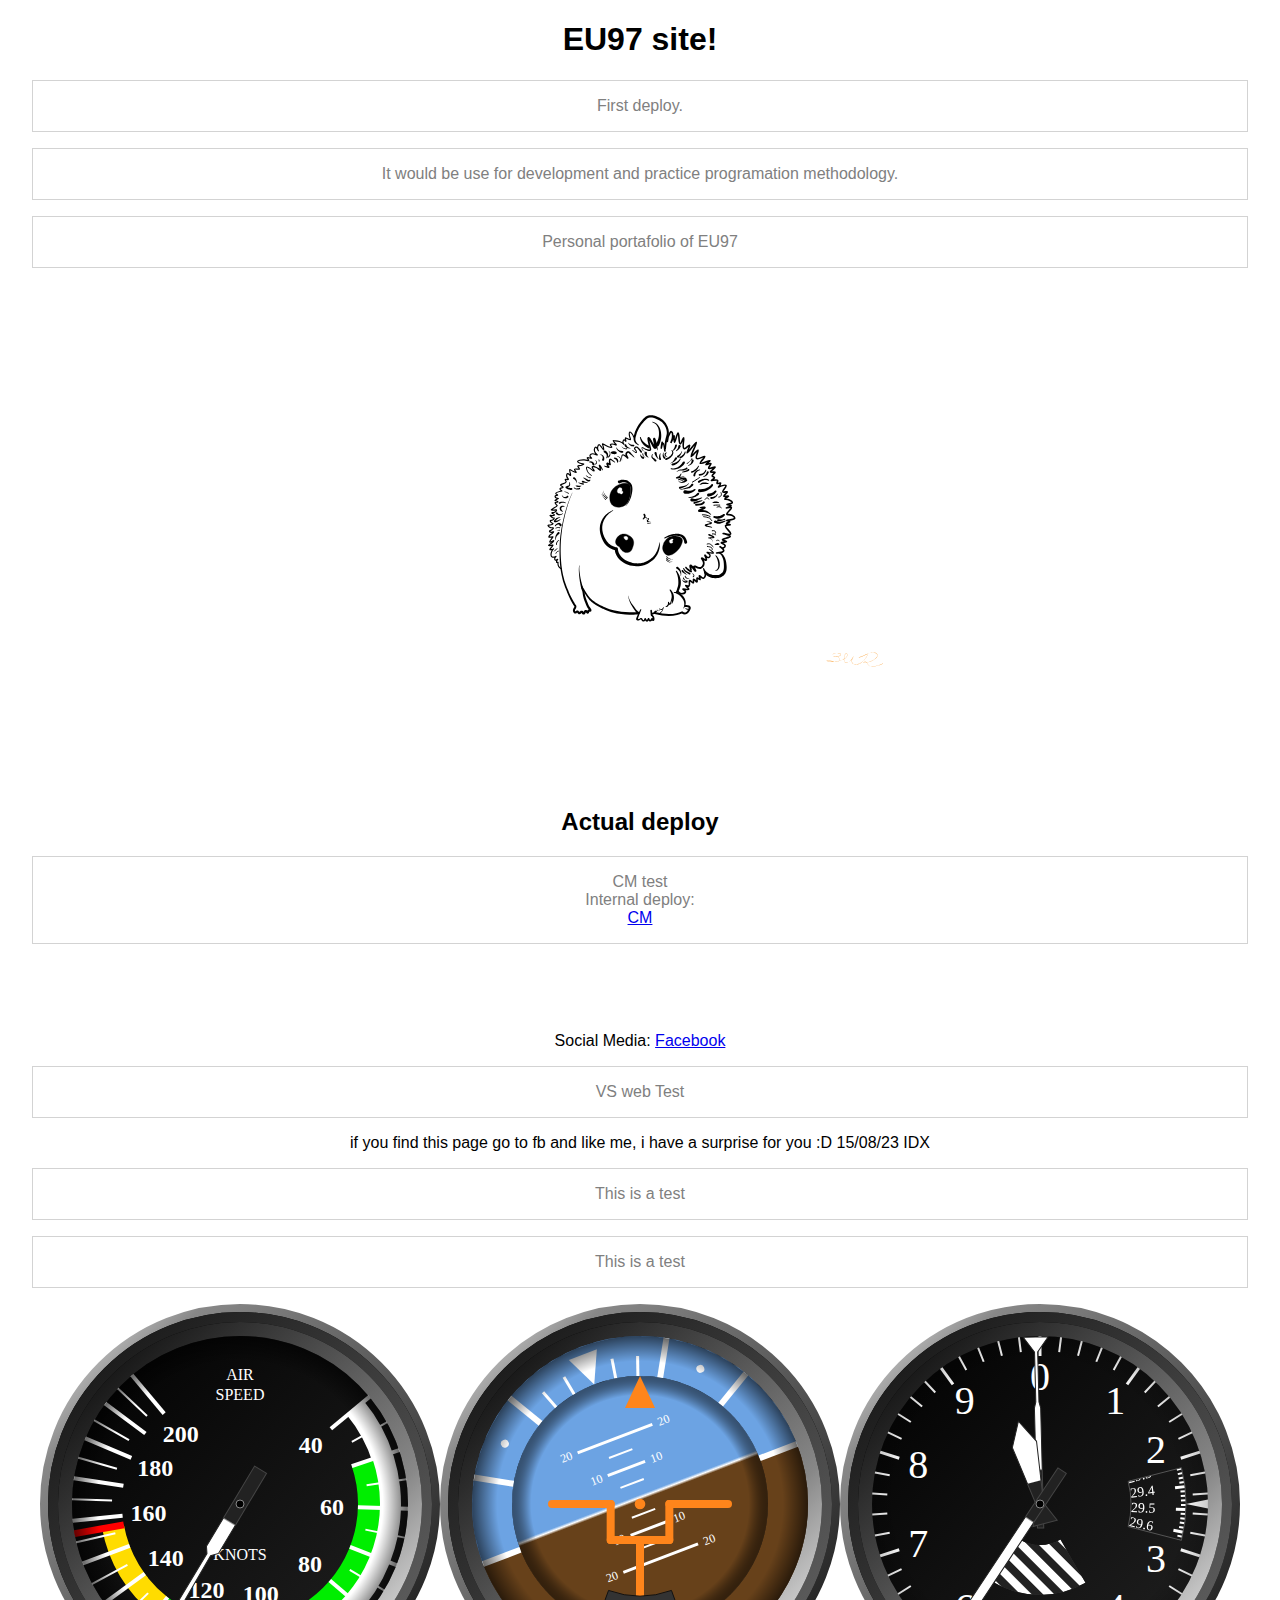
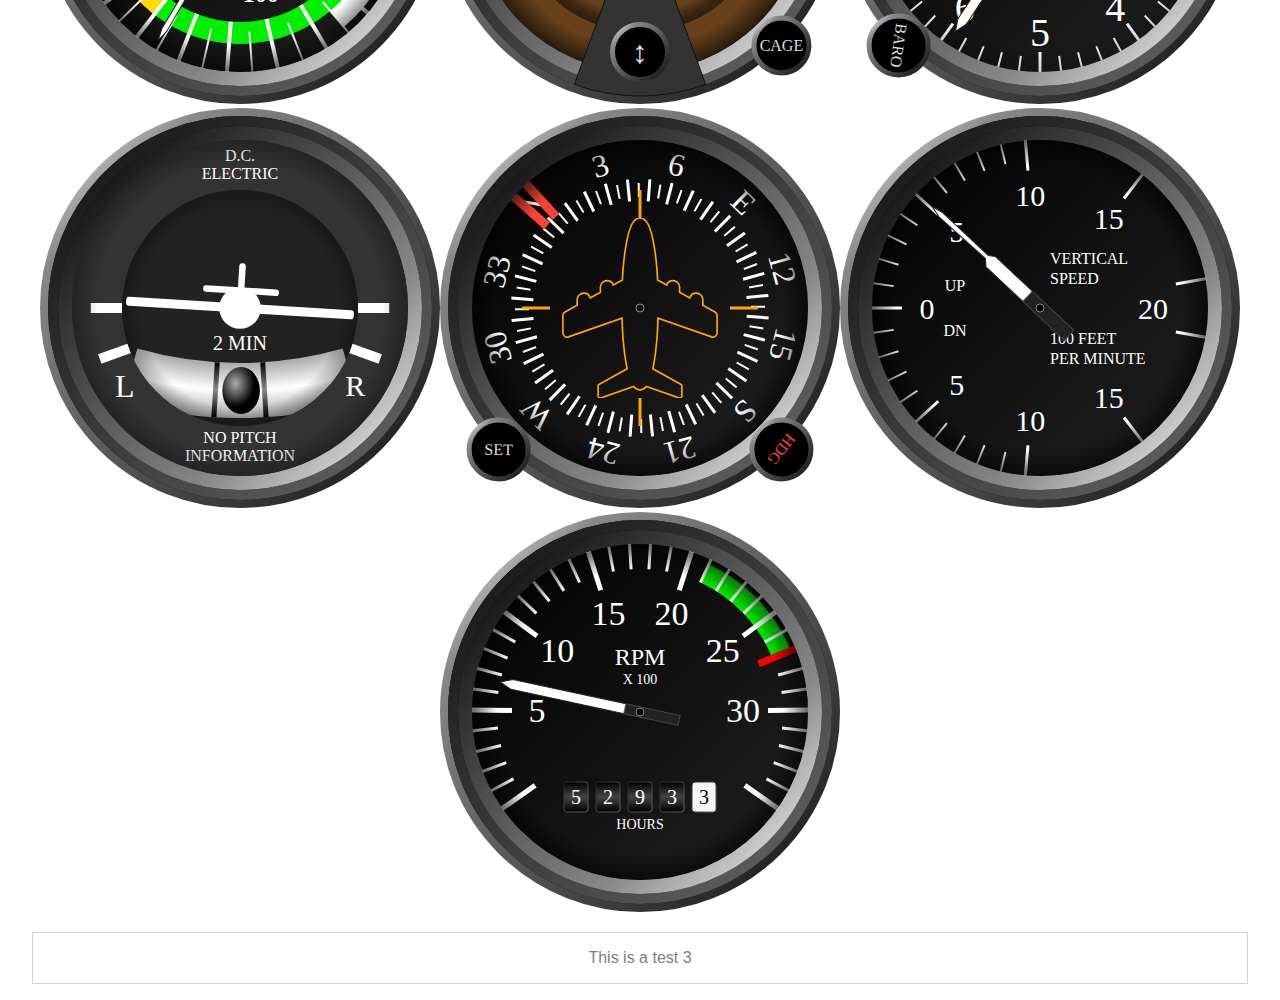
<file: index.html>
<!DOCTYPE html>
<html lang="en">
<head>
    <meta charset="UTF-8">
    <meta http-equiv="X-UA-Compatible" content="IE=edge">
    <meta name="viewport" content="width=device-width, initial-scale=1.0">
    <title>EU97</title>
    <h1>EU97 site!</h1>
</head>
<body>
<p>First deploy.</p>
<p>It would be use for development and practice programation methodology.</p>
<p>Personal portafolio of EU97</p>
<img src="images/HeadDog.svg" alt="Working..." height="500" width="500" />
<img></img>
<h2>Actual deploy</h2>
<p>CM test<br>
Internal deploy: <br>
<a href="CMindex.html">CM</a></p>
    <br><br>
    <br><br>
 Social Media:
 <a href="https://www.facebook.com/EUR97">Facebook</a>
 <p>VS web Test</p>
 if you find this page go to fb and like me, i have a surprise for you :D

15/08/23
IDX
<p>This is a test</p>
<p>This is a test</p>
    <meta charset="UTF-8">
    <script src="/src.0494e0dd.js"></script>
    <link rel="stylesheet" href="/src.9bb44a3b.css">
<p>This is a test 3</p>
</body>
</html>
</file>
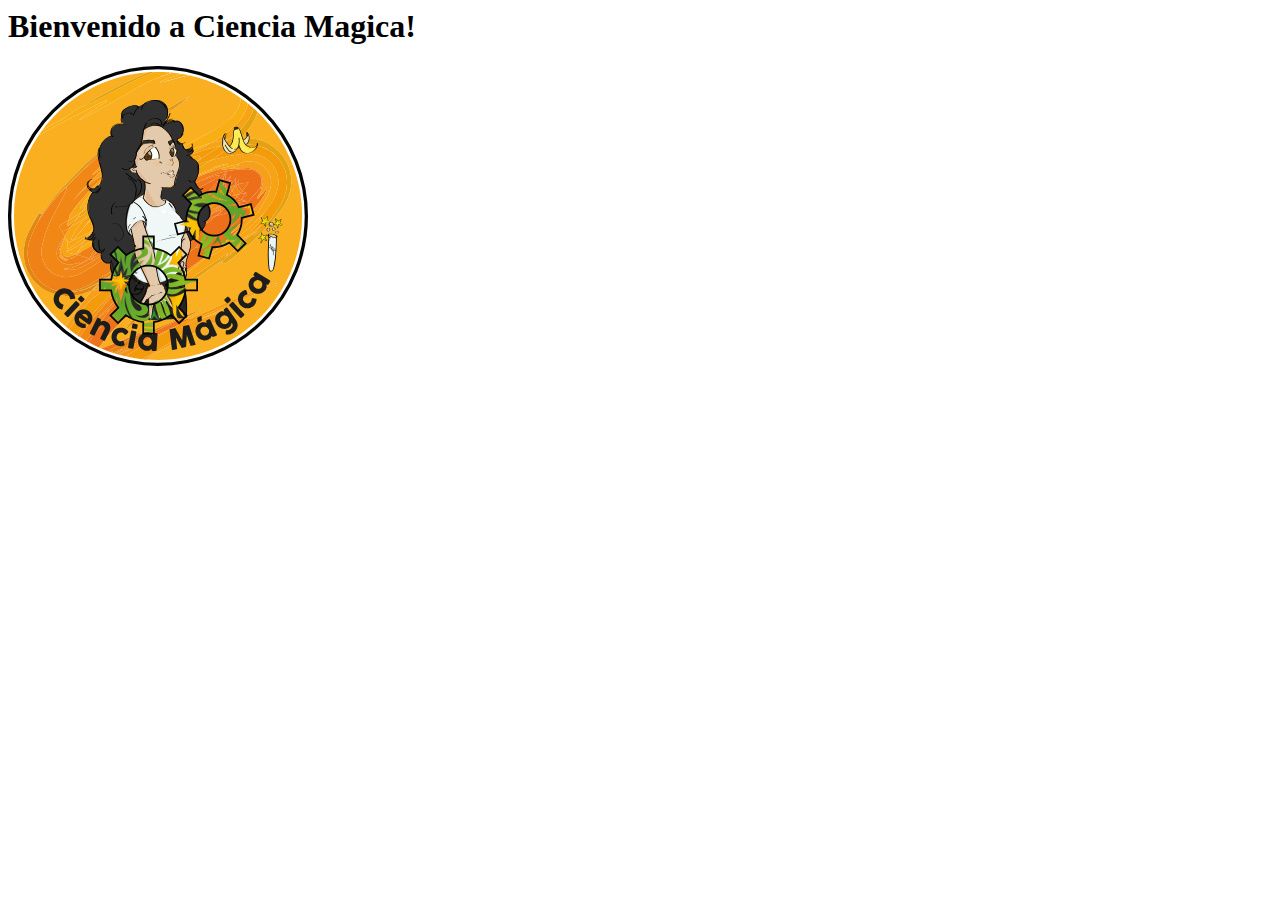
<file: CMindex.html>
<html>

<head>
    <title>Ciencia Magica!</title>
    <link rel="apple-touch-icon" sizes="180x180" href="/images/favicon//apple-touch-icon.png">
    <link rel="icon" type="image/png" sizes="32x32" href="/images/favicon/favicon-32x32.png">
    <link rel="icon" type="image/png" sizes="16x16" href="/images/favicon/favicon-16x16.png">
    <link rel="manifest" href="/images/favicon/site.webmanifest">
</head>

<body>
    <h1>Bienvenido a Ciencia Magica!</h1>
    <img src="/images/LOGO CMWorking.svg" alt="Working..." height="300" width="300" />
    <!--<p>Aqui es donde empieza todo</p>-->
    <!--<p>Dominio: 01/01/2023</p>-->
    <!--<p>Paguina web: 07/01/2023</p>-->
    <br><br>
</body>

</html>
</file>
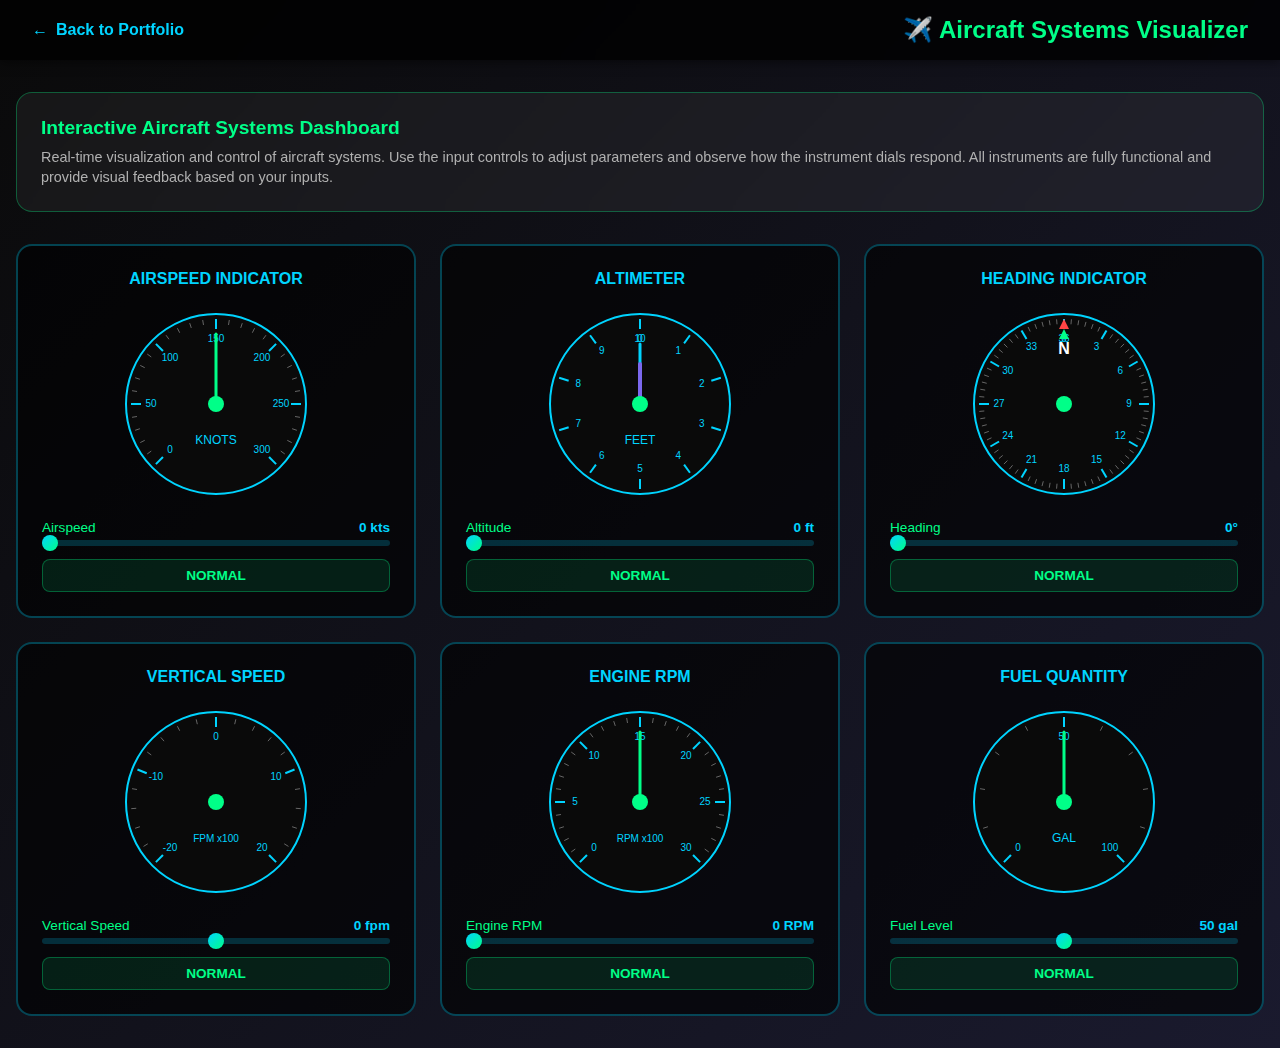
<file: projects/aircraft-systems.html>
<!DOCTYPE html>
<html lang="en">
<head>
    <meta charset="UTF-8">
    <meta http-equiv="X-UA-Compatible" content="IE=edge">
    <meta name="viewport" content="width=device-width, initial-scale=1.0">
    <title>Aircraft Systems Visualizer - EU97</title>
    <style>
        * {
            margin: 0;
            padding: 0;
            box-sizing: border-box;
        }

        body {
            font-family: -apple-system, BlinkMacSystemFont, 'Segoe UI', Roboto, sans-serif;
            background: linear-gradient(135deg, #0a0a0a 0%, #1a1a2e 100%);
            min-height: 100vh;
            color: #fff;
        }

        .header {
            background: rgba(0, 0, 0, 0.8);
            backdrop-filter: blur(10px);
            padding: 1rem 2rem;
            box-shadow: 0 2px 10px rgba(0,0,0,0.5);
            position: sticky;
            top: 0;
            z-index: 100;
        }

        .header-content {
            max-width: 1600px;
            margin: 0 auto;
            display: flex;
            justify-content: space-between;
            align-items: center;
        }

        .back-link {
            color: #00d4ff;
            text-decoration: none;
            font-weight: 600;
            display: flex;
            align-items: center;
            gap: 0.5rem;
            transition: transform 0.2s ease;
        }

        .back-link:hover {
            transform: translateX(-4px);
        }

        h1 {
            margin: 0;
            font-size: 1.5rem;
            color: #00ff88;
        }

        .container {
            max-width: 1600px;
            margin: 2rem auto;
            padding: 0 1rem;
        }

        .info-panel {
            background: rgba(255, 255, 255, 0.05);
            backdrop-filter: blur(10px);
            border: 1px solid rgba(0, 255, 136, 0.3);
            border-radius: 1rem;
            padding: 1.5rem;
            margin-bottom: 2rem;
        }

        .info-panel h2 {
            color: #00ff88;
            margin-bottom: 0.5rem;
            font-size: 1.2rem;
        }

        .info-panel p {
            color: #b0b0b0;
            line-height: 1.4;
            font-size: 0.9rem;
        }

        .dashboard {
            display: grid;
            grid-template-columns: repeat(auto-fit, minmax(300px, 1fr));
            gap: 1.5rem;
            margin-bottom: 2rem;
        }

        .instrument-panel {
            background: rgba(0, 0, 0, 0.6);
            border: 2px solid rgba(0, 212, 255, 0.3);
            border-radius: 1rem;
            padding: 1.5rem;
            display: flex;
            flex-direction: column;
            align-items: center;
        }

        .instrument-title {
            color: #00d4ff;
            font-size: 1rem;
            font-weight: 600;
            margin-bottom: 1rem;
            text-align: center;
        }

        .dial-container {
            width: 200px;
            height: 200px;
            position: relative;
            margin-bottom: 1rem;
        }

        .dial {
            width: 100%;
            height: 100%;
        }

        .controls {
            width: 100%;
            display: flex;
            flex-direction: column;
            gap: 0.8rem;
        }

        .control-group {
            display: flex;
            flex-direction: column;
            gap: 0.3rem;
        }

        .control-label {
            color: #00ff88;
            font-size: 0.85rem;
            font-weight: 500;
            display: flex;
            justify-content: space-between;
        }

        .control-value {
            color: #00d4ff;
            font-weight: 600;
        }

        input[type="range"] {
            width: 100%;
            height: 6px;
            background: rgba(0, 212, 255, 0.2);
            border-radius: 3px;
            outline: none;
            -webkit-appearance: none;
        }

        input[type="range"]::-webkit-slider-thumb {
            -webkit-appearance: none;
            appearance: none;
            width: 16px;
            height: 16px;
            background: linear-gradient(135deg, #00d4ff, #00ff88);
            cursor: pointer;
            border-radius: 50%;
        }

        input[type="range"]::-moz-range-thumb {
            width: 16px;
            height: 16px;
            background: linear-gradient(135deg, #00d4ff, #00ff88);
            cursor: pointer;
            border-radius: 50%;
            border: none;
        }

        input[type="number"] {
            width: 100%;
            padding: 0.5rem;
            background: rgba(0, 0, 0, 0.4);
            border: 1px solid rgba(0, 212, 255, 0.5);
            border-radius: 0.5rem;
            color: #fff;
            font-size: 0.9rem;
        }

        .status-indicator {
            width: 100%;
            padding: 0.5rem;
            background: rgba(0, 255, 136, 0.1);
            border: 1px solid rgba(0, 255, 136, 0.3);
            border-radius: 0.5rem;
            text-align: center;
            color: #00ff88;
            font-size: 0.85rem;
            font-weight: 600;
        }

        .status-indicator.warning {
            background: rgba(255, 165, 0, 0.1);
            border-color: rgba(255, 165, 0, 0.3);
            color: #ffa500;
        }

        .status-indicator.danger {
            background: rgba(255, 0, 0, 0.1);
            border-color: rgba(255, 0, 0, 0.3);
            color: #ff4444;
        }

        @media (max-width: 768px) {
            .dashboard {
                grid-template-columns: 1fr;
            }

            .dial-container {
                width: 150px;
                height: 150px;
            }
        }
    </style>
</head>
<body>
    <header class="header">
        <div class="header-content">
            <a href="/" class="back-link">
                <span>←</span>
                <span>Back to Portfolio</span>
            </a>
            <h1>✈️ Aircraft Systems Visualizer</h1>
        </div>
    </header>

    <div class="container">
        <div class="info-panel">
            <h2>Interactive Aircraft Systems Dashboard</h2>
            <p>
                Real-time visualization and control of aircraft systems. Use the input controls to adjust parameters 
                and observe how the instrument dials respond. All instruments are fully functional and provide 
                visual feedback based on your inputs.
            </p>
        </div>

        <div class="dashboard">
            <!-- Airspeed Indicator -->
            <div class="instrument-panel">
                <div class="instrument-title">AIRSPEED INDICATOR</div>
                <div class="dial-container">
                    <svg class="dial" viewBox="0 0 200 200" id="airspeedDial">
                        <!-- Outer circle -->
                        <circle cx="100" cy="100" r="90" fill="#0a0a0a" stroke="#00d4ff" stroke-width="2"/>
                        <!-- Speed markings -->
                        <g id="airspeedMarkings"></g>
                        <!-- Needle -->
                        <g id="airspeedNeedle">
                            <line x1="100" y1="100" x2="100" y2="30" stroke="#00ff88" stroke-width="3" stroke-linecap="round"/>
                            <circle cx="100" cy="100" r="8" fill="#00ff88"/>
                        </g>
                        <!-- Center text -->
                        <text x="100" y="140" text-anchor="middle" fill="#00d4ff" font-size="12">KNOTS</text>
                    </svg>
                </div>
                <div class="controls">
                    <div class="control-group">
                        <label class="control-label">
                            <span>Airspeed</span>
                            <span class="control-value" id="airspeedValue">0 kts</span>
                        </label>
                        <input type="range" id="airspeedInput" min="0" max="300" value="0" step="5">
                    </div>
                    <div class="status-indicator" id="airspeedStatus">NORMAL</div>
                </div>
            </div>

            <!-- Altimeter -->
            <div class="instrument-panel">
                <div class="instrument-title">ALTIMETER</div>
                <div class="dial-container">
                    <svg class="dial" viewBox="0 0 200 200" id="altimeterDial">
                        <circle cx="100" cy="100" r="90" fill="#0a0a0a" stroke="#00d4ff" stroke-width="2"/>
                        <g id="altimeterMarkings"></g>
                        <!-- 100s needle -->
                        <g id="altimeter100Needle">
                            <line x1="100" y1="100" x2="100" y2="40" stroke="#00d4ff" stroke-width="3" stroke-linecap="round"/>
                        </g>
                        <!-- 1000s needle -->
                        <g id="altimeter1000Needle">
                            <line x1="100" y1="100" x2="100" y2="60" stroke="#7b68ee" stroke-width="4" stroke-linecap="round"/>
                        </g>
                        <circle cx="100" cy="100" r="8" fill="#00ff88"/>
                        <text x="100" y="140" text-anchor="middle" fill="#00d4ff" font-size="12">FEET</text>
                    </svg>
                </div>
                <div class="controls">
                    <div class="control-group">
                        <label class="control-label">
                            <span>Altitude</span>
                            <span class="control-value" id="altitudeValue">0 ft</span>
                        </label>
                        <input type="range" id="altitudeInput" min="0" max="50000" value="0" step="100">
                    </div>
                    <div class="status-indicator" id="altitudeStatus">NORMAL</div>
                </div>
            </div>

            <!-- Heading Indicator -->
            <div class="instrument-panel">
                <div class="instrument-title">HEADING INDICATOR</div>
                <div class="dial-container">
                    <svg class="dial" viewBox="0 0 200 200" id="headingDial">
                        <circle cx="100" cy="100" r="90" fill="#0a0a0a" stroke="#00d4ff" stroke-width="2"/>
                        <g id="headingMarkings"></g>
                        <g id="headingCard">
                            <polygon points="100,25 95,35 105,35" fill="#00ff88"/>
                            <text x="100" y="50" text-anchor="middle" fill="#fff" font-size="16" font-weight="bold" id="headingText">N</text>
                        </g>
                        <circle cx="100" cy="100" r="8" fill="#00ff88"/>
                        <polygon points="100,15 95,25 105,25" fill="#ff4444"/>
                    </svg>
                </div>
                <div class="controls">
                    <div class="control-group">
                        <label class="control-label">
                            <span>Heading</span>
                            <span class="control-value" id="headingValue">0°</span>
                        </label>
                        <input type="range" id="headingInput" min="0" max="360" value="0" step="1">
                    </div>
                    <div class="status-indicator">NORMAL</div>
                </div>
            </div>

            <!-- Vertical Speed Indicator -->
            <div class="instrument-panel">
                <div class="instrument-title">VERTICAL SPEED</div>
                <div class="dial-container">
                    <svg class="dial" viewBox="0 0 200 200" id="vsiDial">
                        <circle cx="100" cy="100" r="90" fill="#0a0a0a" stroke="#00d4ff" stroke-width="2"/>
                        <g id="vsiMarkings"></g>
                        <g id="vsiNeedle">
                            <line x1="100" y1="100" x2="100" y2="100" stroke="#00ff88" stroke-width="3" stroke-linecap="round"/>
                            <circle cx="100" cy="100" r="8" fill="#00ff88"/>
                        </g>
                        <text x="100" y="140" text-anchor="middle" fill="#00d4ff" font-size="10">FPM x100</text>
                    </svg>
                </div>
                <div class="controls">
                    <div class="control-group">
                        <label class="control-label">
                            <span>Vertical Speed</span>
                            <span class="control-value" id="vsiValue">0 fpm</span>
                        </label>
                        <input type="range" id="vsiInput" min="-2000" max="2000" value="0" step="50">
                    </div>
                    <div class="status-indicator" id="vsiStatus">NORMAL</div>
                </div>
            </div>

            <!-- Engine RPM -->
            <div class="instrument-panel">
                <div class="instrument-title">ENGINE RPM</div>
                <div class="dial-container">
                    <svg class="dial" viewBox="0 0 200 200" id="rpmDial">
                        <circle cx="100" cy="100" r="90" fill="#0a0a0a" stroke="#00d4ff" stroke-width="2"/>
                        <g id="rpmMarkings"></g>
                        <g id="rpmNeedle">
                            <line x1="100" y1="100" x2="100" y2="30" stroke="#00ff88" stroke-width="3" stroke-linecap="round"/>
                            <circle cx="100" cy="100" r="8" fill="#00ff88"/>
                        </g>
                        <text x="100" y="140" text-anchor="middle" fill="#00d4ff" font-size="10">RPM x100</text>
                    </svg>
                </div>
                <div class="controls">
                    <div class="control-group">
                        <label class="control-label">
                            <span>Engine RPM</span>
                            <span class="control-value" id="rpmValue">0 RPM</span>
                        </label>
                        <input type="range" id="rpmInput" min="0" max="3000" value="0" step="50">
                    </div>
                    <div class="status-indicator" id="rpmStatus">NORMAL</div>
                </div>
            </div>

            <!-- Fuel Quantity -->
            <div class="instrument-panel">
                <div class="instrument-title">FUEL QUANTITY</div>
                <div class="dial-container">
                    <svg class="dial" viewBox="0 0 200 200" id="fuelDial">
                        <circle cx="100" cy="100" r="90" fill="#0a0a0a" stroke="#00d4ff" stroke-width="2"/>
                        <g id="fuelMarkings"></g>
                        <g id="fuelNeedle">
                            <line x1="100" y1="100" x2="100" y2="30" stroke="#00ff88" stroke-width="3" stroke-linecap="round"/>
                            <circle cx="100" cy="100" r="8" fill="#00ff88"/>
                        </g>
                        <text x="100" y="140" text-anchor="middle" fill="#00d4ff" font-size="12">GAL</text>
                    </svg>
                </div>
                <div class="controls">
                    <div class="control-group">
                        <label class="control-label">
                            <span>Fuel Level</span>
                            <span class="control-value" id="fuelValue">0 gal</span>
                        </label>
                        <input type="range" id="fuelInput" min="0" max="100" value="50" step="1">
                    </div>
                    <div class="status-indicator" id="fuelStatus">NORMAL</div>
                </div>
            </div>
        </div>
    </div>

    <script>
        // Utility function to create dial markings
        function createMarkings(svgId, config) {
            const svg = document.getElementById(svgId);
            const g = document.createElementNS('http://www.w3.org/2000/svg', 'g');
            
            for (let i = config.min; i <= config.max; i += config.step) {
                const angle = config.startAngle + (i - config.min) / (config.max - config.min) * (config.endAngle - config.startAngle);
                const rad = angle * Math.PI / 180;
                const isMajor = i % config.majorStep === 0;
                
                const x1 = 100 + Math.sin(rad) * (isMajor ? 75 : 80);
                const y1 = 100 - Math.cos(rad) * (isMajor ? 75 : 80);
                const x2 = 100 + Math.sin(rad) * 85;
                const y2 = 100 - Math.cos(rad) * 85;
                
                const line = document.createElementNS('http://www.w3.org/2000/svg', 'line');
                line.setAttribute('x1', x1);
                line.setAttribute('y1', y1);
                line.setAttribute('x2', x2);
                line.setAttribute('y2', y2);
                line.setAttribute('stroke', isMajor ? '#00d4ff' : '#666');
                line.setAttribute('stroke-width', isMajor ? '2' : '1');
                g.appendChild(line);
                
                if (isMajor && config.labels) {
                    const label = i / config.labelDiv || i;
                    const textX = 100 + Math.sin(rad) * 65;
                    const textY = 100 - Math.cos(rad) * 65;
                    const text = document.createElementNS('http://www.w3.org/2000/svg', 'text');
                    text.setAttribute('x', textX);
                    text.setAttribute('y', textY);
                    text.setAttribute('text-anchor', 'middle');
                    text.setAttribute('dominant-baseline', 'middle');
                    text.setAttribute('fill', '#00d4ff');
                    text.setAttribute('font-size', '10');
                    text.textContent = label;
                    g.appendChild(text);
                }
            }
            
            svg.appendChild(g);
        }

        // Initialize all dials
        createMarkings('airspeedMarkings', {
            min: 0, max: 300, step: 10, majorStep: 50,
            startAngle: -135, endAngle: 135,
            labels: true, labelDiv: 1
        });

        createMarkings('altimeterMarkings', {
            min: 0, max: 10, step: 1, majorStep: 1,
            startAngle: 0, endAngle: 360,
            labels: true, labelDiv: 1
        });

        createMarkings('headingMarkings', {
            min: 0, max: 360, step: 5, majorStep: 30,
            startAngle: 0, endAngle: 360,
            labels: true, labelDiv: 10
        });

        createMarkings('vsiMarkings', {
            min: -20, max: 20, step: 2, majorStep: 10,
            startAngle: -135, endAngle: 135,
            labels: true, labelDiv: 1
        });

        createMarkings('rpmMarkings', {
            min: 0, max: 30, step: 1, majorStep: 5,
            startAngle: -135, endAngle: 135,
            labels: true, labelDiv: 1
        });

        createMarkings('fuelMarkings', {
            min: 0, max: 100, step: 10, majorStep: 25,
            startAngle: -135, endAngle: 135,
            labels: true, labelDiv: 1
        });

        // Update functions
        function updateNeedle(needleId, value, min, max, startAngle, endAngle) {
            const angle = startAngle + (value - min) / (max - min) * (endAngle - startAngle);
            const needle = document.getElementById(needleId);
            if (needle) {
                needle.setAttribute('transform', `rotate(${angle}, 100, 100)`);
            }
        }

        // Airspeed
        document.getElementById('airspeedInput').addEventListener('input', (e) => {
            const value = parseInt(e.target.value);
            document.getElementById('airspeedValue').textContent = `${value} kts`;
            updateNeedle('airspeedNeedle', value, 0, 300, -135, 135);
            
            const status = document.getElementById('airspeedStatus');
            if (value < 60) {
                status.textContent = 'STALL WARNING';
                status.className = 'status-indicator danger';
            } else if (value > 250) {
                status.textContent = 'OVERSPEED';
                status.className = 'status-indicator warning';
            } else {
                status.textContent = 'NORMAL';
                status.className = 'status-indicator';
            }
        });

        // Altimeter
        document.getElementById('altitudeInput').addEventListener('input', (e) => {
            const value = parseInt(e.target.value);
            document.getElementById('altitudeValue').textContent = `${value.toLocaleString()} ft`;
            updateNeedle('altimeter100Needle', (value % 1000) / 100, 0, 10, 0, 360);
            updateNeedle('altimeter1000Needle', value / 1000, 0, 50, 0, 360);
            
            const status = document.getElementById('altitudeStatus');
            if (value > 18000) {
                status.textContent = 'HIGH ALTITUDE';
                status.className = 'status-indicator warning';
            } else {
                status.textContent = 'NORMAL';
                status.className = 'status-indicator';
            }
        });

        // Heading
        document.getElementById('headingInput').addEventListener('input', (e) => {
            const value = parseInt(e.target.value);
            document.getElementById('headingValue').textContent = `${value}°`;
            updateNeedle('headingCard', -value, 0, 360, 0, 360);
            
            const directions = ['N', 'NE', 'E', 'SE', 'S', 'SW', 'W', 'NW'];
            const index = Math.round(value / 45) % 8;
            document.getElementById('headingText').textContent = directions[index];
        });

        // Vertical Speed
        document.getElementById('vsiInput').addEventListener('input', (e) => {
            const value = parseInt(e.target.value);
            document.getElementById('vsiValue').textContent = `${value} fpm`;
            updateNeedle('vsiNeedle', value / 100, -20, 20, -135, 135);
            
            const status = document.getElementById('vsiStatus');
            if (Math.abs(value) > 1500) {
                status.textContent = 'HIGH RATE';
                status.className = 'status-indicator warning';
            } else {
                status.textContent = 'NORMAL';
                status.className = 'status-indicator';
            }
        });

        // RPM
        document.getElementById('rpmInput').addEventListener('input', (e) => {
            const value = parseInt(e.target.value);
            document.getElementById('rpmValue').textContent = `${value} RPM`;
            updateNeedle('rpmNeedle', value / 100, 0, 30, -135, 135);
            
            const status = document.getElementById('rpmStatus');
            if (value > 2700) {
                status.textContent = 'HIGH RPM';
                status.className = 'status-indicator danger';
            } else if (value < 1000 && value > 0) {
                status.textContent = 'LOW RPM';
                status.className = 'status-indicator warning';
            } else {
                status.textContent = 'NORMAL';
                status.className = 'status-indicator';
            }
        });

        // Fuel
        document.getElementById('fuelInput').addEventListener('input', (e) => {
            const value = parseInt(e.target.value);
            document.getElementById('fuelValue').textContent = `${value} gal`;
            updateNeedle('fuelNeedle', value, 0, 100, -135, 135);
            
            const status = document.getElementById('fuelStatus');
            if (value < 10) {
                status.textContent = 'LOW FUEL';
                status.className = 'status-indicator danger';
            } else if (value < 25) {
                status.textContent = 'FUEL WARNING';
                status.className = 'status-indicator warning';
            } else {
                status.textContent = 'NORMAL';
                status.className = 'status-indicator';
            }
        });

        // Initialize fuel to 50%
        document.getElementById('fuelInput').dispatchEvent(new Event('input'));
    </script>
</body>
</html>
</file>
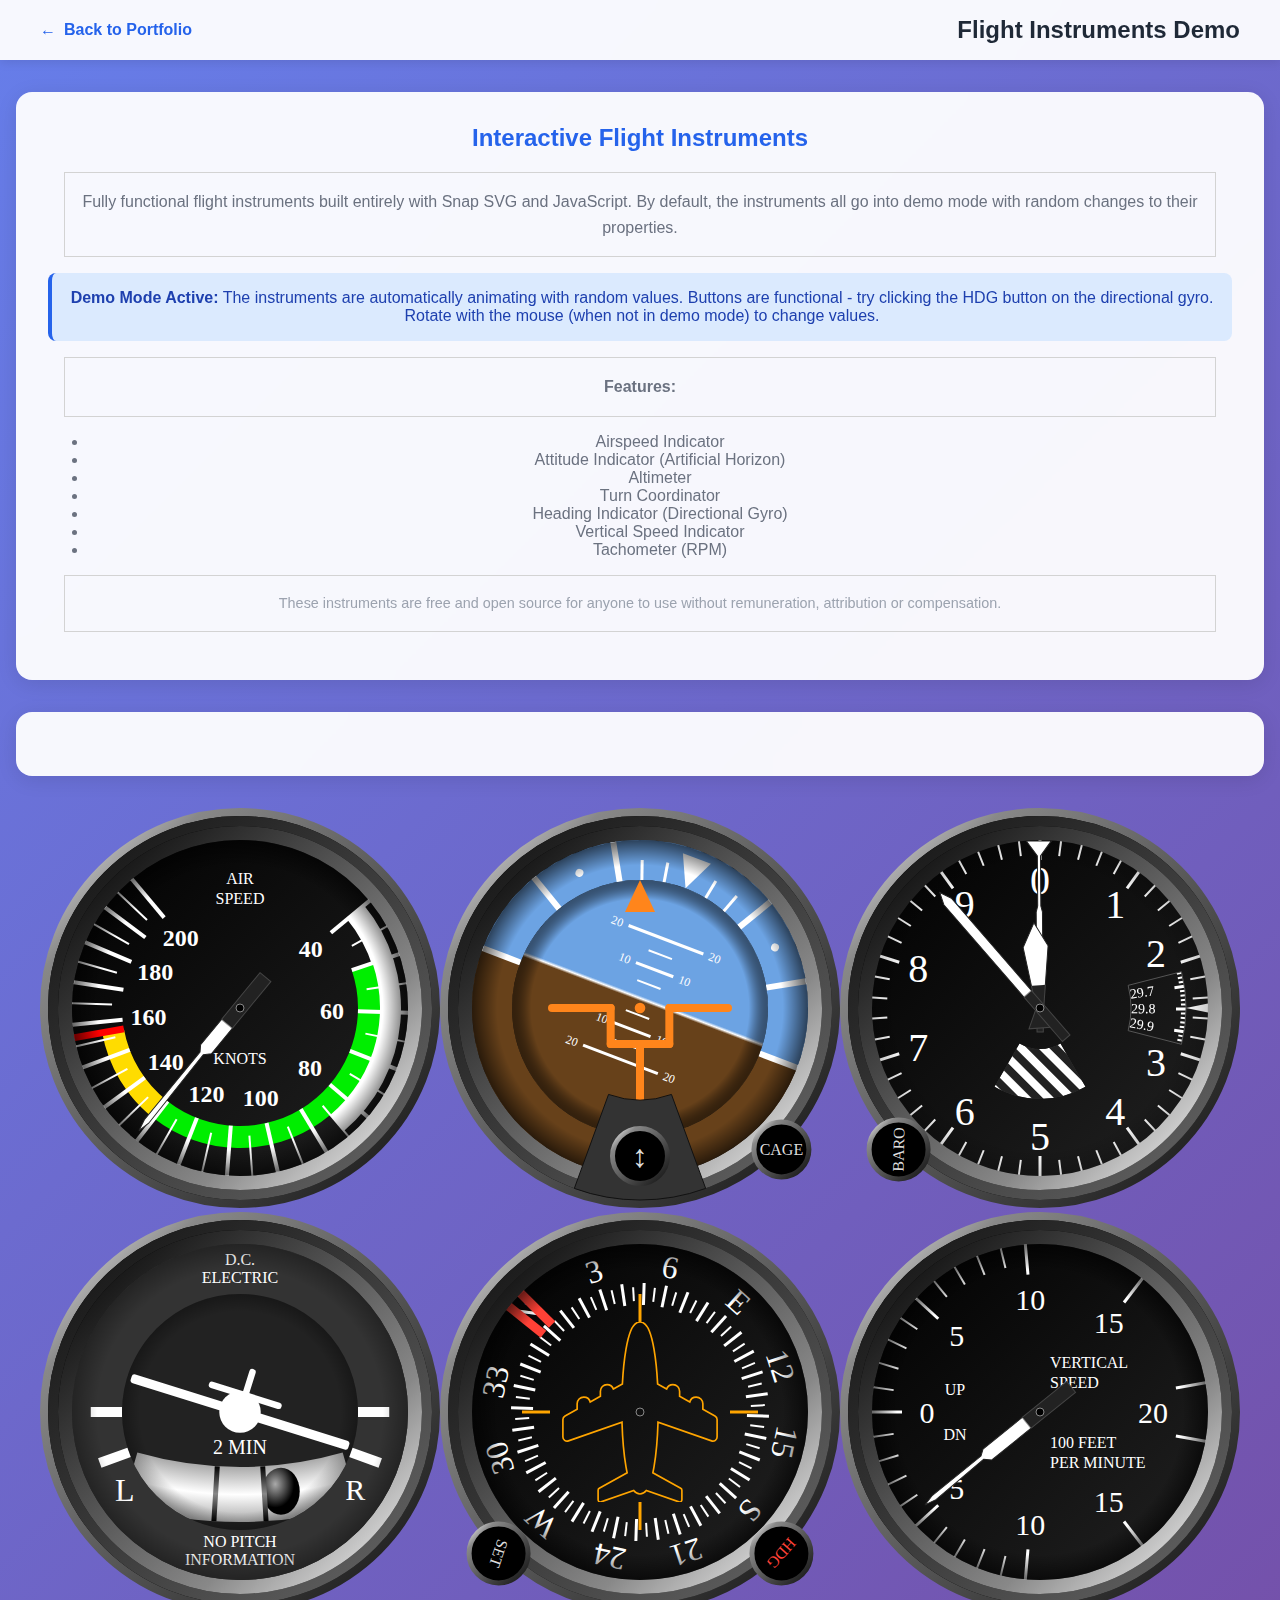
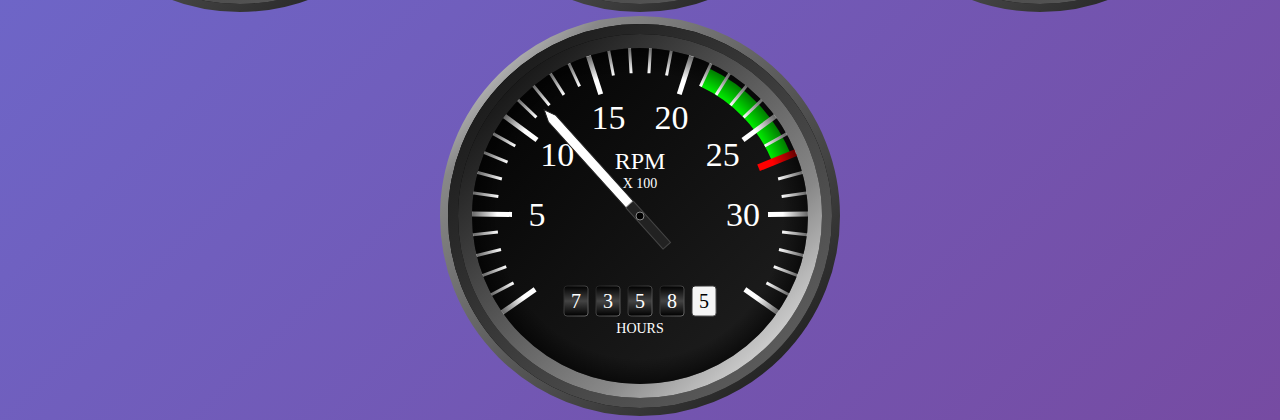
<file: projects/flight-instruments.html>
<!DOCTYPE html>
<html lang="en">
<head>
    <meta charset="UTF-8">
    <meta http-equiv="X-UA-Compatible" content="IE=edge">
    <meta name="viewport" content="width=device-width, initial-scale=1.0">
    <title>Flight Instruments Demo - EU97</title>
    <link rel="stylesheet" href="/src.9bb44a3b.css">
    <style>
        body {
            margin: 0;
            padding: 0;
            font-family: -apple-system, BlinkMacSystemFont, 'Segoe UI', Roboto, sans-serif;
            background: linear-gradient(135deg, #667eea 0%, #764ba2 100%);
            min-height: 100vh;
        }

        .header {
            background: rgba(255, 255, 255, 0.95);
            backdrop-filter: blur(10px);
            padding: 1rem 2rem;
            box-shadow: 0 2px 10px rgba(0,0,0,0.1);
            position: sticky;
            top: 0;
            z-index: 100;
        }

        .header-content {
            max-width: 1200px;
            margin: 0 auto;
            display: flex;
            justify-content: space-between;
            align-items: center;
        }

        .back-link {
            color: #2563eb;
            text-decoration: none;
            font-weight: 600;
            display: flex;
            align-items: center;
            gap: 0.5rem;
            transition: transform 0.2s ease;
        }

        .back-link:hover {
            transform: translateX(-4px);
        }

        h1 {
            margin: 0;
            font-size: 1.5rem;
            color: #1f2937;
        }

        .container {
            max-width: 1400px;
            margin: 2rem auto;
            padding: 0 1rem;
        }

        .info-panel {
            background: rgba(255, 255, 255, 0.95);
            backdrop-filter: blur(10px);
            border-radius: 1rem;
            padding: 2rem;
            margin-bottom: 2rem;
            box-shadow: 0 4px 20px rgba(0,0,0,0.1);
        }

        .info-panel h2 {
            color: #2563eb;
            margin-top: 0;
        }

        .info-panel p {
            color: #6b7280;
            line-height: 1.6;
        }

        .instruments-container {
            background: rgba(255, 255, 255, 0.95);
            backdrop-filter: blur(10px);
            border-radius: 1rem;
            padding: 2rem;
            box-shadow: 0 4px 20px rgba(0,0,0,0.1);
        }

        .demo-note {
            background: #dbeafe;
            border-left: 4px solid #2563eb;
            padding: 1rem;
            margin: 1rem 0;
            border-radius: 0.5rem;
            color: #1e40af;
        }

        @media (max-width: 768px) {
            .header-content {
                flex-direction: column;
                gap: 1rem;
                text-align: center;
            }

            h1 {
                font-size: 1.25rem;
            }

            .container {
                padding: 0 0.5rem;
            }

            .info-panel,
            .instruments-container {
                padding: 1rem;
            }
        }
    </style>
</head>
<body>
    <header class="header">
        <div class="header-content">
            <a href="/" class="back-link">
                <span>←</span>
                <span>Back to Portfolio</span>
            </a>
            <h1>Flight Instruments Demo</h1>
        </div>
    </header>

    <div class="container">
        <div class="info-panel">
            <h2>Interactive Flight Instruments</h2>
            <p>
                Fully functional flight instruments built entirely with Snap SVG and JavaScript. 
                By default, the instruments all go into demo mode with random changes to their properties.
            </p>
            <div class="demo-note">
                <strong>Demo Mode Active:</strong> The instruments are automatically animating with random values.
                Buttons are functional - try clicking the HDG button on the directional gyro.
                Rotate with the mouse (when not in demo mode) to change values.
            </div>
            <p>
                <strong>Features:</strong>
            </p>
            <ul style="color: #6b7280;">
                <li>Airspeed Indicator</li>
                <li>Attitude Indicator (Artificial Horizon)</li>
                <li>Altimeter</li>
                <li>Turn Coordinator</li>
                <li>Heading Indicator (Directional Gyro)</li>
                <li>Vertical Speed Indicator</li>
                <li>Tachometer (RPM)</li>
            </ul>
            <p style="margin-top: 1rem; font-size: 0.9rem; color: #9ca3af;">
                These instruments are free and open source for anyone to use without remuneration, attribution or compensation.
            </p>
        </div>

        <div class="instruments-container">
            <!-- Flight instruments will be rendered here by the JavaScript -->
        </div>
    </div>

    <script src="/src.0494e0dd.js"></script>
</body>
</html>
</file>
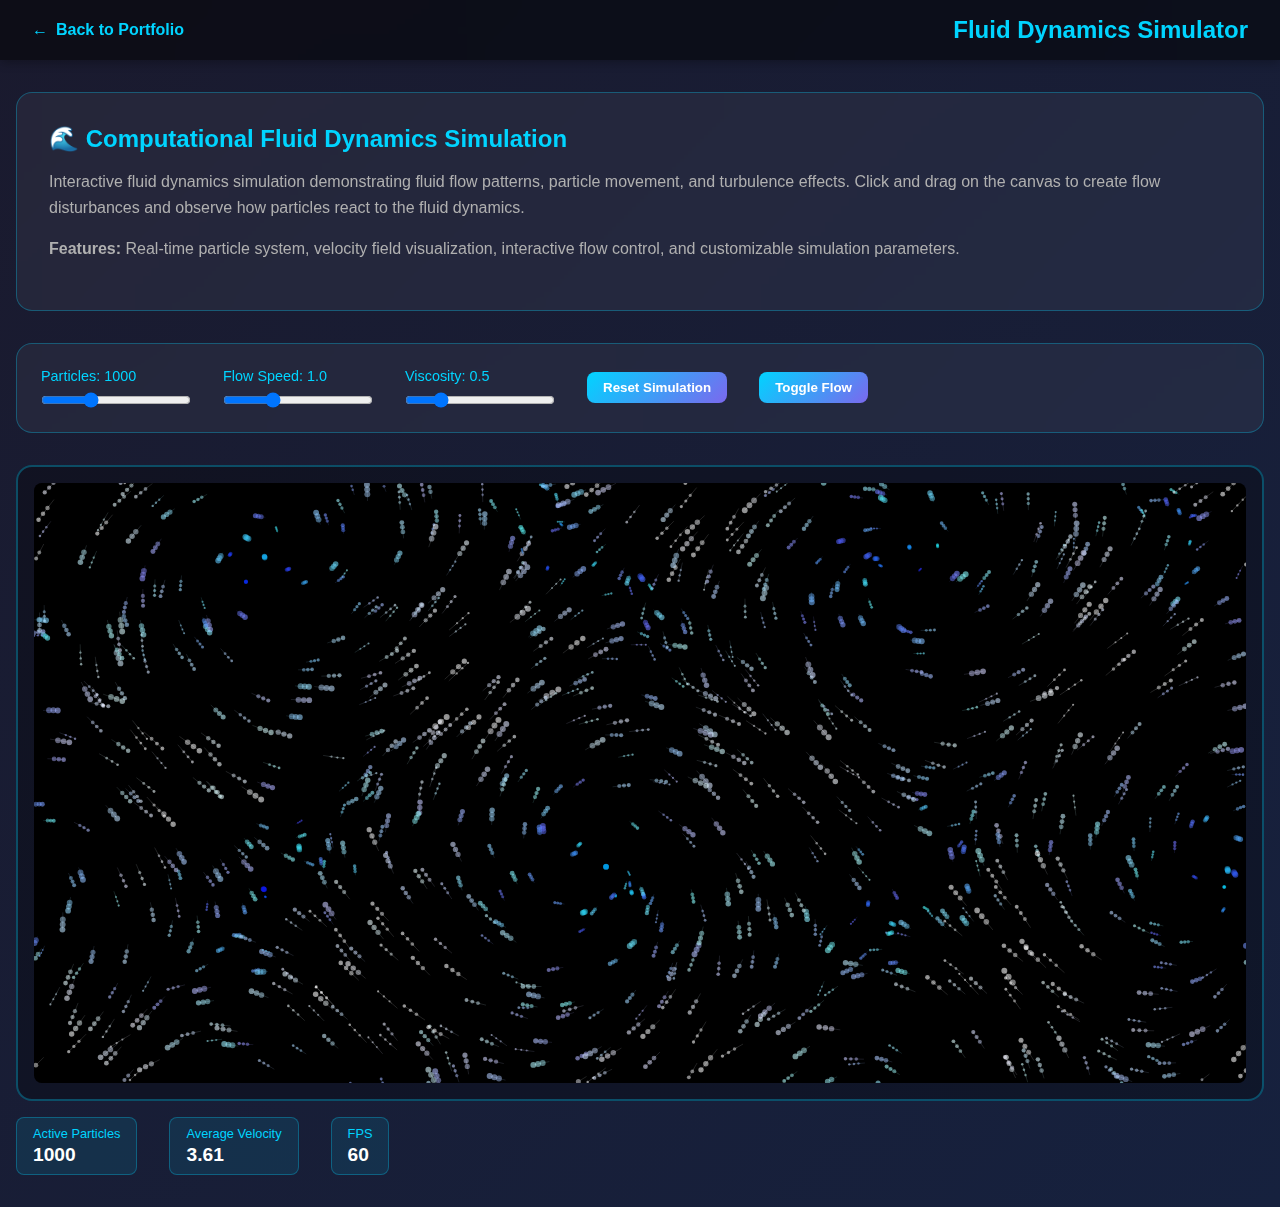
<file: projects/fluid-dynamics.html>
<!DOCTYPE html>
<html lang="en">
<head>
    <meta charset="UTF-8">
    <meta http-equiv="X-UA-Compatible" content="IE=edge">
    <meta name="viewport" content="width=device-width, initial-scale=1.0">
    <title>Fluid Dynamics Simulator - EU97</title>
    <style>
        * {
            margin: 0;
            padding: 0;
            box-sizing: border-box;
        }

        body {
            font-family: -apple-system, BlinkMacSystemFont, 'Segoe UI', Roboto, sans-serif;
            background: linear-gradient(135deg, #1a1a2e 0%, #16213e 100%);
            min-height: 100vh;
            color: #fff;
        }

        .header {
            background: rgba(0, 0, 0, 0.5);
            backdrop-filter: blur(10px);
            padding: 1rem 2rem;
            box-shadow: 0 2px 10px rgba(0,0,0,0.3);
            position: sticky;
            top: 0;
            z-index: 100;
        }

        .header-content {
            max-width: 1400px;
            margin: 0 auto;
            display: flex;
            justify-content: space-between;
            align-items: center;
        }

        .back-link {
            color: #00d4ff;
            text-decoration: none;
            font-weight: 600;
            display: flex;
            align-items: center;
            gap: 0.5rem;
            transition: transform 0.2s ease;
        }

        .back-link:hover {
            transform: translateX(-4px);
        }

        h1 {
            margin: 0;
            font-size: 1.5rem;
            color: #00d4ff;
        }

        .container {
            max-width: 1400px;
            margin: 2rem auto;
            padding: 0 1rem;
        }

        .info-panel {
            background: rgba(255, 255, 255, 0.05);
            backdrop-filter: blur(10px);
            border: 1px solid rgba(0, 212, 255, 0.3);
            border-radius: 1rem;
            padding: 2rem;
            margin-bottom: 2rem;
        }

        .info-panel h2 {
            color: #00d4ff;
            margin-bottom: 1rem;
        }

        .info-panel p {
            color: #b0b0b0;
            line-height: 1.6;
            margin-bottom: 1rem;
        }

        .controls-panel {
            background: rgba(255, 255, 255, 0.05);
            backdrop-filter: blur(10px);
            border: 1px solid rgba(0, 212, 255, 0.3);
            border-radius: 1rem;
            padding: 1.5rem;
            margin-bottom: 2rem;
            display: flex;
            gap: 2rem;
            flex-wrap: wrap;
            align-items: center;
        }

        .control-group {
            display: flex;
            flex-direction: column;
            gap: 0.5rem;
        }

        .control-group label {
            color: #00d4ff;
            font-size: 0.9rem;
            font-weight: 500;
        }

        .control-group input[type="range"] {
            width: 150px;
        }

        .control-group input[type="number"] {
            width: 80px;
            padding: 0.3rem;
            background: rgba(0, 0, 0, 0.3);
            border: 1px solid rgba(0, 212, 255, 0.5);
            border-radius: 0.3rem;
            color: #fff;
        }

        .btn {
            padding: 0.5rem 1rem;
            background: linear-gradient(135deg, #00d4ff, #7b68ee);
            border: none;
            border-radius: 0.5rem;
            color: #fff;
            font-weight: 600;
            cursor: pointer;
            transition: transform 0.2s ease;
        }

        .btn:hover {
            transform: translateY(-2px);
        }

        .canvas-container {
            background: rgba(0, 0, 0, 0.3);
            border: 2px solid rgba(0, 212, 255, 0.3);
            border-radius: 1rem;
            padding: 1rem;
            overflow: hidden;
        }

        #fluidCanvas {
            width: 100%;
            height: 600px;
            display: block;
            border-radius: 0.5rem;
            background: #000;
            cursor: crosshair;
        }

        .stats {
            display: flex;
            gap: 2rem;
            margin-top: 1rem;
            flex-wrap: wrap;
        }

        .stat-item {
            background: rgba(0, 212, 255, 0.1);
            padding: 0.5rem 1rem;
            border-radius: 0.5rem;
            border: 1px solid rgba(0, 212, 255, 0.3);
        }

        .stat-label {
            color: #00d4ff;
            font-size: 0.8rem;
            margin-bottom: 0.2rem;
        }

        .stat-value {
            color: #fff;
            font-size: 1.2rem;
            font-weight: 600;
        }

        @media (max-width: 768px) {
            .controls-panel {
                flex-direction: column;
                align-items: stretch;
            }

            .control-group input[type="range"] {
                width: 100%;
            }

            #fluidCanvas {
                height: 400px;
            }
        }
    </style>
</head>
<body>
    <header class="header">
        <div class="header-content">
            <a href="/" class="back-link">
                <span>←</span>
                <span>Back to Portfolio</span>
            </a>
            <h1>Fluid Dynamics Simulator</h1>
        </div>
    </header>

    <div class="container">
        <div class="info-panel">
            <h2>🌊 Computational Fluid Dynamics Simulation</h2>
            <p>
                Interactive fluid dynamics simulation demonstrating fluid flow patterns, particle movement, 
                and turbulence effects. Click and drag on the canvas to create flow disturbances and observe 
                how particles react to the fluid dynamics.
            </p>
            <p>
                <strong>Features:</strong> Real-time particle system, velocity field visualization, 
                interactive flow control, and customizable simulation parameters.
            </p>
        </div>

        <div class="controls-panel">
            <div class="control-group">
                <label for="particleCount">Particles: <span id="particleCountValue">1000</span></label>
                <input type="range" id="particleCount" min="100" max="3000" value="1000" step="100">
            </div>

            <div class="control-group">
                <label for="flowSpeed">Flow Speed: <span id="flowSpeedValue">1.0</span></label>
                <input type="range" id="flowSpeed" min="0.1" max="3.0" value="1.0" step="0.1">
            </div>

            <div class="control-group">
                <label for="viscosity">Viscosity: <span id="viscosityValue">0.5</span></label>
                <input type="range" id="viscosity" min="0.1" max="2.0" value="0.5" step="0.1">
            </div>

            <button class="btn" id="resetBtn">Reset Simulation</button>
            <button class="btn" id="toggleFlowBtn">Toggle Flow</button>
        </div>

        <div class="canvas-container">
            <canvas id="fluidCanvas"></canvas>
        </div>

        <div class="stats">
            <div class="stat-item">
                <div class="stat-label">Active Particles</div>
                <div class="stat-value" id="activeParticles">1000</div>
            </div>
            <div class="stat-item">
                <div class="stat-label">Average Velocity</div>
                <div class="stat-value" id="avgVelocity">0.0</div>
            </div>
            <div class="stat-item">
                <div class="stat-label">FPS</div>
                <div class="stat-value" id="fps">60</div>
            </div>
        </div>
    </div>

    <script>
        // Fluid Dynamics Simulation
        class Particle {
            constructor(x, y, vx, vy) {
                this.x = x;
                this.y = y;
                this.vx = vx || 0;
                this.vy = vy || 0;
                this.life = 1.0;
                this.size = Math.random() * 2 + 1;
                this.hue = Math.random() * 60 + 180; // Blue to cyan range
            }

            update(dt, flowSpeed, viscosity, width, height) {
                // Apply flow forces
                this.vx += (Math.sin(this.y * 0.01 + Date.now() * 0.001) * flowSpeed * 0.1);
                this.vy += (Math.cos(this.x * 0.01 + Date.now() * 0.001) * flowSpeed * 0.1);

                // Apply viscosity (damping)
                this.vx *= (1 - viscosity * 0.01);
                this.vy *= (1 - viscosity * 0.01);

                // Update position
                this.x += this.vx * dt;
                this.y += this.vy * dt;

                // Wrap around edges
                if (this.x < 0) this.x = width;
                if (this.x > width) this.x = 0;
                if (this.y < 0) this.y = height;
                if (this.y > height) this.y = 0;

                // Update life
                this.life -= 0.001;
                if (this.life <= 0) this.life = 1.0;
            }

            draw(ctx) {
                const alpha = this.life * 0.6;
                const speed = Math.sqrt(this.vx * this.vx + this.vy * this.vy);
                const brightness = Math.min(100, 50 + speed * 10);
                
                ctx.fillStyle = `hsla(${this.hue}, 100%, ${brightness}%, ${alpha})`;
                ctx.beginPath();
                ctx.arc(this.x, this.y, this.size, 0, Math.PI * 2);
                ctx.fill();

                // Draw motion trail
                if (speed > 0.5) {
                    ctx.strokeStyle = `hsla(${this.hue}, 100%, ${brightness}%, ${alpha * 0.3})`;
                    ctx.lineWidth = 1;
                    ctx.beginPath();
                    ctx.moveTo(this.x, this.y);
                    ctx.lineTo(this.x - this.vx * 2, this.y - this.vy * 2);
                    ctx.stroke();
                }
            }
        }

        class FluidSimulation {
            constructor(canvas) {
                this.canvas = canvas;
                this.ctx = canvas.getContext('2d');
                this.particles = [];
                this.flowSpeed = 1.0;
                this.viscosity = 0.5;
                this.particleCount = 1000;
                this.mouseX = 0;
                this.mouseY = 0;
                this.mouseDown = false;
                this.flowEnabled = true;
                this.lastTime = Date.now();
                this.fps = 60;
                this.frameCount = 0;
                this.lastFpsUpdate = Date.now();
                
                // Target frame duration in milliseconds (1000ms / 60fps = 16.67ms)
                this.TARGET_FRAME_DURATION = 16.67;

                this.resize();
                this.init();
                this.setupEventListeners();
                this.animate();
            }

            resize() {
                const rect = this.canvas.getBoundingClientRect();
                this.canvas.width = rect.width;
                this.canvas.height = rect.height;
            }

            init() {
                this.particles = [];
                for (let i = 0; i < this.particleCount; i++) {
                    this.particles.push(new Particle(
                        Math.random() * this.canvas.width,
                        Math.random() * this.canvas.height,
                        (Math.random() - 0.5) * 2,
                        (Math.random() - 0.5) * 2
                    ));
                }
            }

            setupEventListeners() {
                this.canvas.addEventListener('mousemove', (e) => {
                    const rect = this.canvas.getBoundingClientRect();
                    this.mouseX = e.clientX - rect.left;
                    this.mouseY = e.clientY - rect.top;

                    if (this.mouseDown) {
                        this.applyForce(this.mouseX, this.mouseY, 50, 5);
                    }
                });

                this.canvas.addEventListener('mousedown', () => {
                    this.mouseDown = true;
                });

                this.canvas.addEventListener('mouseup', () => {
                    this.mouseDown = false;
                });

                this.canvas.addEventListener('mouseleave', () => {
                    this.mouseDown = false;
                });

                window.addEventListener('resize', () => this.resize());
            }

            applyForce(x, y, radius, strength) {
                this.particles.forEach(particle => {
                    const dx = particle.x - x;
                    const dy = particle.y - y;
                    const dist = Math.sqrt(dx * dx + dy * dy);

                    if (dist < radius && dist > 0) {
                        const force = (1 - dist / radius) * strength;
                        particle.vx += (dx / dist) * force;
                        particle.vy += (dy / dist) * force;
                    }
                });
            }

            update() {
                const now = Date.now();
                const dt = (now - this.lastTime) / this.TARGET_FRAME_DURATION; // Normalize to 60fps
                this.lastTime = now;

                // Update FPS
                this.frameCount++;
                if (now - this.lastFpsUpdate > 1000) {
                    this.fps = this.frameCount;
                    this.frameCount = 0;
                    this.lastFpsUpdate = now;
                    document.getElementById('fps').textContent = this.fps;
                }

                // Update particles
                let totalVelocity = 0;
                this.particles.forEach(particle => {
                    if (this.flowEnabled) {
                        particle.update(dt, this.flowSpeed, this.viscosity, this.canvas.width, this.canvas.height);
                    }
                    totalVelocity += Math.sqrt(particle.vx * particle.vx + particle.vy * particle.vy);
                });

                // Update stats
                const avgVelocity = (totalVelocity / this.particles.length).toFixed(2);
                document.getElementById('avgVelocity').textContent = avgVelocity;
                document.getElementById('activeParticles').textContent = this.particles.length;
            }

            draw() {
                // Fade effect for trails
                this.ctx.fillStyle = 'rgba(0, 0, 0, 0.1)';
                this.ctx.fillRect(0, 0, this.canvas.width, this.canvas.height);

                // Draw particles
                this.particles.forEach(particle => particle.draw(this.ctx));

                // Draw mouse interaction indicator
                if (this.mouseDown) {
                    this.ctx.strokeStyle = 'rgba(0, 212, 255, 0.5)';
                    this.ctx.lineWidth = 2;
                    this.ctx.beginPath();
                    this.ctx.arc(this.mouseX, this.mouseY, 50, 0, Math.PI * 2);
                    this.ctx.stroke();
                }
            }

            animate() {
                this.update();
                this.draw();
                requestAnimationFrame(() => this.animate());
            }

            setParticleCount(count) {
                this.particleCount = count;
                this.init();
            }

            setFlowSpeed(speed) {
                this.flowSpeed = speed;
            }

            setViscosity(viscosity) {
                this.viscosity = viscosity;
            }

            toggleFlow() {
                this.flowEnabled = !this.flowEnabled;
            }

            reset() {
                this.init();
            }
        }

        // Initialize simulation
        const canvas = document.getElementById('fluidCanvas');
        const simulation = new FluidSimulation(canvas);

        // Setup controls
        document.getElementById('particleCount').addEventListener('input', (e) => {
            const value = parseInt(e.target.value);
            document.getElementById('particleCountValue').textContent = value;
            simulation.setParticleCount(value);
        });

        document.getElementById('flowSpeed').addEventListener('input', (e) => {
            const value = parseFloat(e.target.value);
            document.getElementById('flowSpeedValue').textContent = value.toFixed(1);
            simulation.setFlowSpeed(value);
        });

        document.getElementById('viscosity').addEventListener('input', (e) => {
            const value = parseFloat(e.target.value);
            document.getElementById('viscosityValue').textContent = value.toFixed(1);
            simulation.setViscosity(value);
        });

        document.getElementById('resetBtn').addEventListener('click', () => {
            simulation.reset();
        });

        document.getElementById('toggleFlowBtn').addEventListener('click', () => {
            simulation.toggleFlow();
        });
    </script>
</body>
</html>
</file>
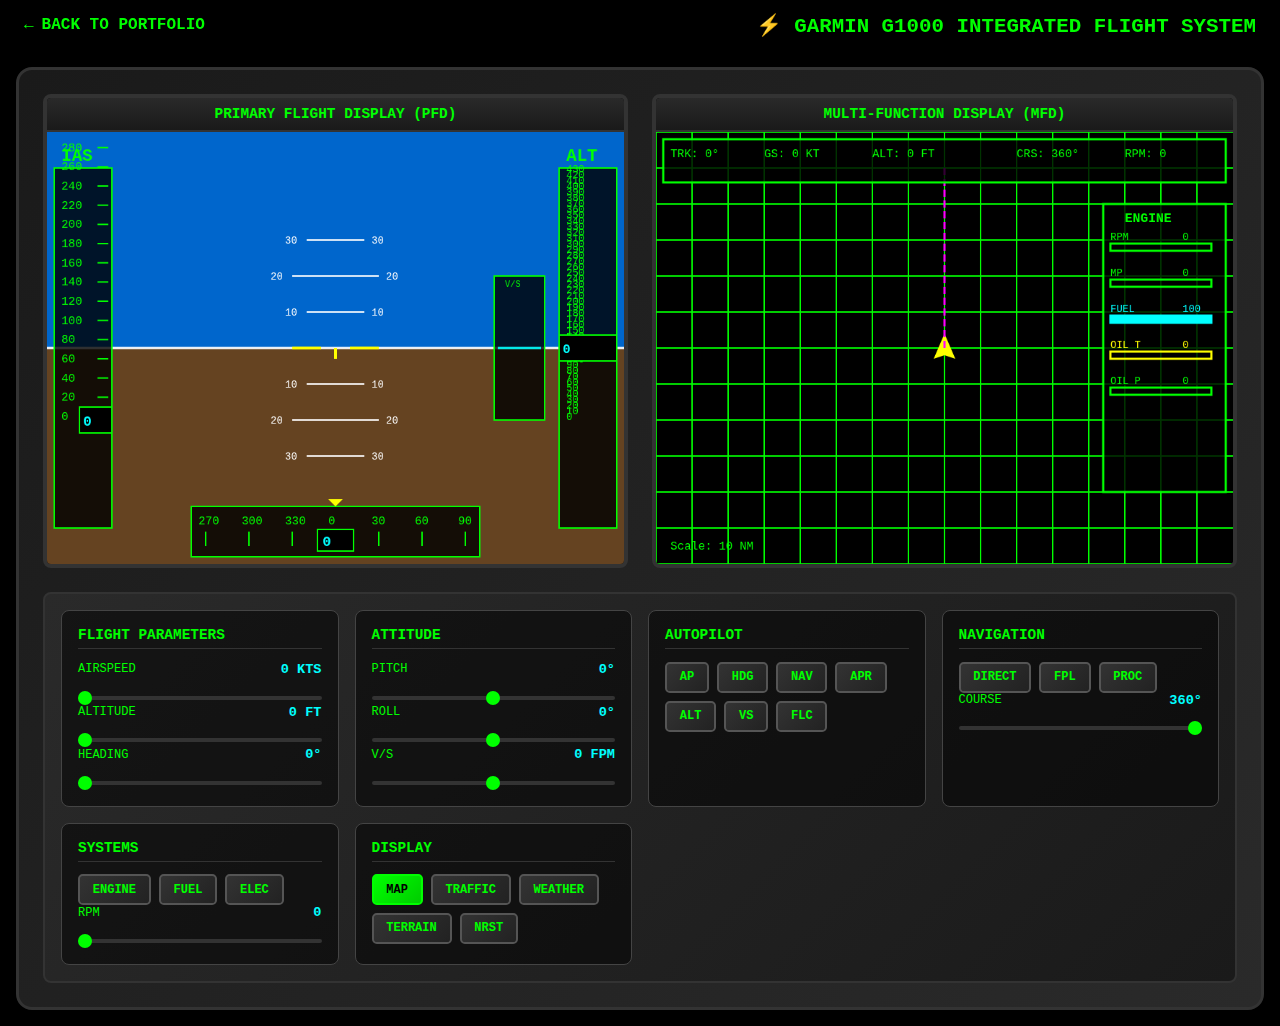
<file: projects/garmin-g1000.html>
<!DOCTYPE html>
<html lang="en">
<head>
    <meta charset="UTF-8">
    <meta http-equiv="X-UA-Compatible" content="IE=edge">
    <meta name="viewport" content="width=device-width, initial-scale=1.0">
    <title>Garmin G1000 System - EU97</title>
    <style>
        * {
            margin: 0;
            padding: 0;
            box-sizing: border-box;
        }

        body {
            font-family: 'Courier New', monospace;
            background: #000;
            min-height: 100vh;
            color: #fff;
            overflow-x: hidden;
        }

        .header {
            background: rgba(0, 0, 0, 0.95);
            padding: 0.8rem 1.5rem;
            box-shadow: 0 2px 10px rgba(0,0,0,0.5);
            position: sticky;
            top: 0;
            z-index: 100;
        }

        .header-content {
            max-width: 1800px;
            margin: 0 auto;
            display: flex;
            justify-content: space-between;
            align-items: center;
        }

        .back-link {
            color: #00ff00;
            text-decoration: none;
            font-weight: 600;
            display: flex;
            align-items: center;
            gap: 0.5rem;
            transition: transform 0.2s ease;
        }

        .back-link:hover {
            transform: translateX(-4px);
        }

        h1 {
            margin: 0;
            font-size: 1.3rem;
            color: #00ff00;
            font-family: 'Courier New', monospace;
        }

        .container {
            max-width: 1800px;
            margin: 1rem auto;
            padding: 0 1rem;
        }

        .g1000-frame {
            background: linear-gradient(135deg, #1a1a1a, #2a2a2a);
            border: 3px solid #333;
            border-radius: 1rem;
            padding: 1.5rem;
            box-shadow: 0 10px 40px rgba(0,0,0,0.8);
        }

        .displays-container {
            display: grid;
            grid-template-columns: 1fr 1fr;
            gap: 1.5rem;
            margin-bottom: 1.5rem;
        }

        .display-unit {
            background: #000;
            border: 4px solid #333;
            border-radius: 0.5rem;
            overflow: hidden;
            box-shadow: inset 0 0 20px rgba(0,0,0,0.8);
        }

        .display-header {
            background: linear-gradient(180deg, #2a2a2a, #1a1a1a);
            padding: 0.5rem;
            text-align: center;
            font-size: 0.9rem;
            font-weight: bold;
            color: #00ff00;
            border-bottom: 2px solid #333;
        }

        canvas {
            display: block;
            width: 100%;
            background: #000;
        }

        .controls-panel {
            background: linear-gradient(135deg, #2a2a2a, #1a1a1a);
            border: 2px solid #333;
            border-radius: 0.5rem;
            padding: 1rem;
            display: grid;
            grid-template-columns: repeat(auto-fit, minmax(250px, 1fr));
            gap: 1rem;
        }

        .control-section {
            background: rgba(0, 0, 0, 0.5);
            border: 1px solid #444;
            border-radius: 0.5rem;
            padding: 1rem;
        }

        .control-section h3 {
            color: #00ff00;
            font-size: 0.9rem;
            margin-bottom: 0.8rem;
            text-transform: uppercase;
            border-bottom: 1px solid #333;
            padding-bottom: 0.3rem;
        }

        .control-row {
            display: flex;
            justify-content: space-between;
            align-items: center;
            margin-bottom: 0.6rem;
        }

        .control-label {
            color: #00ff00;
            font-size: 0.75rem;
            text-transform: uppercase;
        }

        .control-value {
            color: #00ffff;
            font-weight: bold;
            font-size: 0.85rem;
        }

        .button-group {
            display: flex;
            gap: 0.5rem;
            flex-wrap: wrap;
            margin-top: 0.5rem;
        }

        .g1000-button {
            padding: 0.4rem 0.8rem;
            background: linear-gradient(135deg, #333, #222);
            border: 2px solid #555;
            border-radius: 0.3rem;
            color: #00ff00;
            font-size: 0.75rem;
            font-weight: bold;
            cursor: pointer;
            transition: all 0.2s ease;
            font-family: 'Courier New', monospace;
        }

        .g1000-button:hover {
            background: linear-gradient(135deg, #444, #333);
            border-color: #00ff00;
            transform: translateY(-2px);
        }

        .g1000-button:active {
            transform: translateY(0);
        }

        .g1000-button.active {
            background: linear-gradient(135deg, #00ff00, #00cc00);
            color: #000;
            border-color: #00ff00;
        }

        input[type="range"] {
            width: 100%;
            height: 4px;
            background: #333;
            border-radius: 2px;
            outline: none;
            -webkit-appearance: none;
        }

        input[type="range"]::-webkit-slider-thumb {
            -webkit-appearance: none;
            appearance: none;
            width: 14px;
            height: 14px;
            background: #00ff00;
            cursor: pointer;
            border-radius: 50%;
        }

        input[type="range"]::-moz-range-thumb {
            width: 14px;
            height: 14px;
            background: #00ff00;
            cursor: pointer;
            border-radius: 50%;
            border: none;
        }

        @media (max-width: 1024px) {
            .displays-container {
                grid-template-columns: 1fr;
            }

            .controls-panel {
                grid-template-columns: 1fr;
            }
        }
    </style>
</head>
<body>
    <header class="header">
        <div class="header-content">
            <a href="/" class="back-link">
                <span>←</span>
                <span>BACK TO PORTFOLIO</span>
            </a>
            <h1>⚡ GARMIN G1000 INTEGRATED FLIGHT SYSTEM</h1>
        </div>
    </header>

    <div class="container">
        <div class="g1000-frame">
            <div class="displays-container">
                <!-- Primary Flight Display (PFD) -->
                <div class="display-unit">
                    <div class="display-header">PRIMARY FLIGHT DISPLAY (PFD)</div>
                    <canvas id="pfdCanvas" width="800" height="600"></canvas>
                </div>

                <!-- Multi-Function Display (MFD) -->
                <div class="display-unit">
                    <div class="display-header">MULTI-FUNCTION DISPLAY (MFD)</div>
                    <canvas id="mfdCanvas" width="800" height="600"></canvas>
                </div>
            </div>

            <div class="controls-panel">
                <!-- Flight Controls -->
                <div class="control-section">
                    <h3>Flight Parameters</h3>
                    <div class="control-row">
                        <span class="control-label">Airspeed</span>
                        <span class="control-value" id="airspeedDisplay">0 KTS</span>
                    </div>
                    <input type="range" id="airspeedControl" min="0" max="300" value="0" step="5">
                    
                    <div class="control-row">
                        <span class="control-label">Altitude</span>
                        <span class="control-value" id="altitudeDisplay">0 FT</span>
                    </div>
                    <input type="range" id="altitudeControl" min="0" max="50000" value="0" step="100">
                    
                    <div class="control-row">
                        <span class="control-label">Heading</span>
                        <span class="control-value" id="headingDisplay">0°</span>
                    </div>
                    <input type="range" id="headingControl" min="0" max="360" value="0" step="1">
                </div>

                <!-- Attitude Controls -->
                <div class="control-section">
                    <h3>Attitude</h3>
                    <div class="control-row">
                        <span class="control-label">Pitch</span>
                        <span class="control-value" id="pitchDisplay">0°</span>
                    </div>
                    <input type="range" id="pitchControl" min="-30" max="30" value="0" step="1">
                    
                    <div class="control-row">
                        <span class="control-label">Roll</span>
                        <span class="control-value" id="rollDisplay">0°</span>
                    </div>
                    <input type="range" id="rollControl" min="-45" max="45" value="0" step="1">
                    
                    <div class="control-row">
                        <span class="control-label">V/S</span>
                        <span class="control-value" id="vsDisplay">0 FPM</span>
                    </div>
                    <input type="range" id="vsControl" min="-2000" max="2000" value="0" step="50">
                </div>

                <!-- Autopilot -->
                <div class="control-section">
                    <h3>Autopilot</h3>
                    <div class="button-group">
                        <button class="g1000-button" id="apBtn">AP</button>
                        <button class="g1000-button" id="hdgBtn">HDG</button>
                        <button class="g1000-button" id="navBtn">NAV</button>
                        <button class="g1000-button" id="aprBtn">APR</button>
                    </div>
                    <div class="button-group">
                        <button class="g1000-button" id="altBtn">ALT</button>
                        <button class="g1000-button" id="vsBtn">VS</button>
                        <button class="g1000-button" id="flcBtn">FLC</button>
                    </div>
                </div>

                <!-- Navigation -->
                <div class="control-section">
                    <h3>Navigation</h3>
                    <div class="button-group">
                        <button class="g1000-button" id="directBtn">DIRECT</button>
                        <button class="g1000-button" id="fplBtn">FPL</button>
                        <button class="g1000-button" id="procBtn">PROC</button>
                    </div>
                    <div class="control-row">
                        <span class="control-label">Course</span>
                        <span class="control-value" id="courseDisplay">360°</span>
                    </div>
                    <input type="range" id="courseControl" min="0" max="360" value="360" step="1">
                </div>

                <!-- Systems -->
                <div class="control-section">
                    <h3>Systems</h3>
                    <div class="button-group">
                        <button class="g1000-button" id="engBtn">ENGINE</button>
                        <button class="g1000-button" id="fuelBtn">FUEL</button>
                        <button class="g1000-button" id="elecBtn">ELEC</button>
                    </div>
                    <div class="control-row">
                        <span class="control-label">RPM</span>
                        <span class="control-value" id="rpmDisplay">0</span>
                    </div>
                    <input type="range" id="rpmControl" min="0" max="3000" value="0" step="50">
                </div>

                <!-- Display Options -->
                <div class="control-section">
                    <h3>Display</h3>
                    <div class="button-group">
                        <button class="g1000-button active" id="mapBtn">MAP</button>
                        <button class="g1000-button" id="trafficBtn">TRAFFIC</button>
                        <button class="g1000-button" id="wxBtn">WEATHER</button>
                    </div>
                    <div class="button-group">
                        <button class="g1000-button" id="terrainBtn">TERRAIN</button>
                        <button class="g1000-button" id="nrst">NRST</button>
                    </div>
                </div>
            </div>
        </div>
    </div>

    <script>
        // Constants
        const ALTITUDE_SCALE_DIVISOR = 100; // Used to display altitude in hundreds of feet
        
        // G1000 System State
        const state = {
            airspeed: 0,
            altitude: 0,
            heading: 0,
            pitch: 0,
            roll: 0,
            verticalSpeed: 0,
            course: 360,
            rpm: 0,
            autopilot: {
                enabled: false,
                hdg: false,
                nav: false,
                apr: false,
                alt: false,
                vs: false,
                flc: false
            },
            display: {
                map: true,
                traffic: false,
                weather: false,
                terrain: false
            }
        };

        // Get canvas contexts
        const pfdCanvas = document.getElementById('pfdCanvas');
        const mfdCanvas = document.getElementById('mfdCanvas');
        const pfdCtx = pfdCanvas.getContext('2d');
        const mfdCtx = mfdCanvas.getContext('2d');

        // Draw PFD (Primary Flight Display)
        function drawPFD() {
            pfdCtx.fillStyle = '#000';
            pfdCtx.fillRect(0, 0, pfdCanvas.width, pfdCanvas.height);

            const centerX = pfdCanvas.width / 2;
            const centerY = pfdCanvas.height / 2;

            // Draw artificial horizon
            pfdCtx.save();
            pfdCtx.translate(centerX, centerY);
            pfdCtx.rotate(state.roll * Math.PI / 180);

            // Sky
            pfdCtx.fillStyle = '#0066cc';
            pfdCtx.fillRect(-400, -400 + state.pitch * 5, 800, 400);

            // Ground
            pfdCtx.fillStyle = '#654321';
            pfdCtx.fillRect(-400, 0 + state.pitch * 5, 800, 400);

            // Horizon line
            pfdCtx.strokeStyle = '#fff';
            pfdCtx.lineWidth = 3;
            pfdCtx.beginPath();
            pfdCtx.moveTo(-400, state.pitch * 5);
            pfdCtx.lineTo(400, state.pitch * 5);
            pfdCtx.stroke();

            // Pitch ladder
            pfdCtx.strokeStyle = '#fff';
            pfdCtx.lineWidth = 2;
            for (let i = -30; i <= 30; i += 10) {
                if (i === 0) continue;
                const y = -i * 5 + state.pitch * 5;
                const lineWidth = i % 20 === 0 ? 60 : 40;
                
                pfdCtx.beginPath();
                pfdCtx.moveTo(-lineWidth, y);
                pfdCtx.lineTo(lineWidth, y);
                pfdCtx.stroke();

                pfdCtx.fillStyle = '#fff';
                pfdCtx.font = '14px Courier New';
                pfdCtx.fillText(Math.abs(i), lineWidth + 10, y + 5);
                pfdCtx.fillText(Math.abs(i), -lineWidth - 30, y + 5);
            }

            pfdCtx.restore();

            // Aircraft reference symbol
            pfdCtx.strokeStyle = '#ffff00';
            pfdCtx.lineWidth = 4;
            pfdCtx.beginPath();
            pfdCtx.moveTo(centerX - 60, centerY);
            pfdCtx.lineTo(centerX - 20, centerY);
            pfdCtx.moveTo(centerX + 20, centerY);
            pfdCtx.lineTo(centerX + 60, centerY);
            pfdCtx.moveTo(centerX, centerY);
            pfdCtx.lineTo(centerX, centerY + 15);
            pfdCtx.stroke();

            // Airspeed tape (left)
            pfdCtx.fillStyle = 'rgba(0, 0, 0, 0.8)';
            pfdCtx.fillRect(10, 50, 80, 500);
            pfdCtx.strokeStyle = '#00ff00';
            pfdCtx.lineWidth = 2;
            pfdCtx.strokeRect(10, 50, 80, 500);

            pfdCtx.fillStyle = '#00ff00';
            pfdCtx.font = 'bold 24px Courier New';
            pfdCtx.fillText('IAS', 20, 40);

            for (let i = 0; i <= 300; i += 20) {
                const y = 300 - (i / 300) * 400 + 100;
                pfdCtx.fillStyle = '#00ff00';
                pfdCtx.font = '16px Courier New';
                pfdCtx.fillText(i, 20, y);
                pfdCtx.strokeStyle = '#00ff00';
                pfdCtx.beginPath();
                pfdCtx.moveTo(70, y - 5);
                pfdCtx.lineTo(85, y - 5);
                pfdCtx.stroke();
            }

            // Current airspeed
            const asY = 300 - (state.airspeed / 300) * 400 + 100;
            pfdCtx.fillStyle = '#000';
            pfdCtx.fillRect(45, asY - 18, 45, 36);
            pfdCtx.strokeStyle = '#00ff00';
            pfdCtx.strokeRect(45, asY - 18, 45, 36);
            pfdCtx.fillStyle = '#00ffff';
            pfdCtx.font = 'bold 20px Courier New';
            pfdCtx.fillText(state.airspeed, 50, asY + 8);

            // Altitude tape (right)
            pfdCtx.fillStyle = 'rgba(0, 0, 0, 0.8)';
            pfdCtx.fillRect(710, 50, 80, 500);
            pfdCtx.strokeStyle = '#00ff00';
            pfdCtx.strokeRect(710, 50, 80, 500);

            pfdCtx.fillStyle = '#00ff00';
            pfdCtx.font = 'bold 24px Courier New';
            pfdCtx.fillText('ALT', 720, 40);

            for (let i = 0; i <= 50000; i += 1000) {
                const y = 300 - (i / 50000) * 400 + 100;
                if (y >= 50 && y <= 550) {
                    pfdCtx.fillStyle = '#00ff00';
                    pfdCtx.font = '14px Courier New';
                    pfdCtx.fillText(i / ALTITUDE_SCALE_DIVISOR, 720, y);
                }
            }

            // Current altitude
            const altY = 300;
            pfdCtx.fillStyle = '#000';
            pfdCtx.fillRect(710, altY - 18, 80, 36);
            pfdCtx.strokeStyle = '#00ff00';
            pfdCtx.strokeRect(710, altY - 18, 80, 36);
            pfdCtx.fillStyle = '#00ffff';
            pfdCtx.font = 'bold 18px Courier New';
            pfdCtx.fillText(state.altitude, 715, altY + 7);

            // Heading indicator (bottom)
            pfdCtx.fillStyle = 'rgba(0, 0, 0, 0.8)';
            pfdCtx.fillRect(200, 520, 400, 70);
            pfdCtx.strokeStyle = '#00ff00';
            pfdCtx.strokeRect(200, 520, 400, 70);

            pfdCtx.fillStyle = '#00ff00';
            pfdCtx.font = '16px Courier New';
            for (let i = -180; i <= 180; i += 30) {
                const hdg = (state.heading + i + 360) % 360;
                const x = centerX + i * 2;
                if (x >= 200 && x <= 600) {
                    pfdCtx.fillText(hdg, x - 10, 545);
                    pfdCtx.beginPath();
                    pfdCtx.moveTo(x, 555);
                    pfdCtx.lineTo(x, 575);
                    pfdCtx.stroke();
                }
            }

            // Current heading
            pfdCtx.fillStyle = '#ffff00';
            pfdCtx.beginPath();
            pfdCtx.moveTo(centerX, 520);
            pfdCtx.lineTo(centerX - 10, 510);
            pfdCtx.lineTo(centerX + 10, 510);
            pfdCtx.closePath();
            pfdCtx.fill();

            pfdCtx.fillStyle = '#000';
            pfdCtx.fillRect(centerX - 25, 552, 50, 30);
            pfdCtx.strokeStyle = '#00ff00';
            pfdCtx.strokeRect(centerX - 25, 552, 50, 30);
            pfdCtx.fillStyle = '#00ffff';
            pfdCtx.font = 'bold 20px Courier New';
            pfdCtx.fillText(state.heading, centerX - 18, 575);

            // Vertical speed indicator
            pfdCtx.fillStyle = 'rgba(0, 0, 0, 0.8)';
            pfdCtx.fillRect(620, 200, 70, 200);
            pfdCtx.strokeStyle = '#00ff00';
            pfdCtx.strokeRect(620, 200, 70, 200);

            pfdCtx.fillStyle = '#00ff00';
            pfdCtx.font = '12px Courier New';
            pfdCtx.fillText('V/S', 635, 215);

            const vsNeedleY = 300 - (state.verticalSpeed / 2000) * 90;
            pfdCtx.strokeStyle = '#00ffff';
            pfdCtx.lineWidth = 3;
            pfdCtx.beginPath();
            pfdCtx.moveTo(625, vsNeedleY);
            pfdCtx.lineTo(685, vsNeedleY);
            pfdCtx.stroke();

            // Autopilot status
            if (state.autopilot.enabled) {
                pfdCtx.fillStyle = '#00ff00';
                pfdCtx.font = 'bold 20px Courier New';
                pfdCtx.fillText('AP', 20, 580);

                let apModes = [];
                if (state.autopilot.hdg) apModes.push('HDG');
                if (state.autopilot.nav) apModes.push('NAV');
                if (state.autopilot.alt) apModes.push('ALT');
                if (state.autopilot.vs) apModes.push('VS');
                
                pfdCtx.fillText(apModes.join(' '), 60, 580);
            }
        }

        // Draw MFD (Multi-Function Display)
        function drawMFD() {
            mfdCtx.fillStyle = '#000';
            mfdCtx.fillRect(0, 0, mfdCanvas.width, mfdCanvas.height);

            const centerX = mfdCanvas.width / 2;
            const centerY = mfdCanvas.height / 2;

            if (state.display.map) {
                // Draw moving map
                mfdCtx.strokeStyle = '#00ff00';
                mfdCtx.lineWidth = 2;

                // Grid
                for (let i = 0; i < 800; i += 50) {
                    mfdCtx.beginPath();
                    mfdCtx.moveTo(i, 0);
                    mfdCtx.lineTo(i, 600);
                    mfdCtx.stroke();

                    mfdCtx.beginPath();
                    mfdCtx.moveTo(0, i);
                    mfdCtx.lineTo(800, i);
                    mfdCtx.stroke();
                }

                // Aircraft position
                mfdCtx.save();
                mfdCtx.translate(centerX, centerY);
                mfdCtx.rotate(-state.heading * Math.PI / 180);

                // Aircraft symbol
                mfdCtx.fillStyle = '#ffff00';
                mfdCtx.beginPath();
                mfdCtx.moveTo(0, -20);
                mfdCtx.lineTo(-15, 15);
                mfdCtx.lineTo(0, 10);
                mfdCtx.lineTo(15, 15);
                mfdCtx.closePath();
                mfdCtx.fill();

                mfdCtx.restore();

                // Course line
                if (state.course !== state.heading) {
                    mfdCtx.strokeStyle = '#ff00ff';
                    mfdCtx.lineWidth = 3;
                    mfdCtx.setLineDash([10, 5]);
                    const courseRad = state.course * Math.PI / 180;
                    mfdCtx.beginPath();
                    mfdCtx.moveTo(centerX, centerY);
                    mfdCtx.lineTo(
                        centerX + Math.sin(courseRad) * 250,
                        centerY - Math.cos(courseRad) * 250
                    );
                    mfdCtx.stroke();
                    mfdCtx.setLineDash([]);
                }

                // Scale
                mfdCtx.fillStyle = '#00ff00';
                mfdCtx.font = '16px Courier New';
                mfdCtx.fillText('Scale: 10 NM', 20, 580);
            }

            // Navigation info
            mfdCtx.fillStyle = 'rgba(0, 0, 0, 0.8)';
            mfdCtx.fillRect(10, 10, 780, 60);
            mfdCtx.strokeStyle = '#00ff00';
            mfdCtx.strokeRect(10, 10, 780, 60);

            mfdCtx.fillStyle = '#00ff00';
            mfdCtx.font = '16px Courier New';
            mfdCtx.fillText(`TRK: ${state.heading}°`, 20, 35);
            mfdCtx.fillText(`GS: ${state.airspeed} KT`, 150, 35);
            mfdCtx.fillText(`ALT: ${state.altitude} FT`, 300, 35);
            mfdCtx.fillText(`CRS: ${state.course}°`, 500, 35);
            mfdCtx.fillText(`RPM: ${state.rpm}`, 650, 35);

            // Engine parameters
            mfdCtx.fillStyle = 'rgba(0, 0, 0, 0.8)';
            mfdCtx.fillRect(620, 100, 170, 400);
            mfdCtx.strokeStyle = '#00ff00';
            mfdCtx.strokeRect(620, 100, 170, 400);

            mfdCtx.fillStyle = '#00ff00';
            mfdCtx.font = 'bold 18px Courier New';
            mfdCtx.fillText('ENGINE', 650, 125);

            const engineParams = [
                { label: 'RPM', value: state.rpm, max: 3000, color: '#00ff00' },
                { label: 'MP', value: Math.round(state.rpm / 100), max: 30, color: '#00ff00' },
                { label: 'FUEL', value: Math.round(100 - state.rpm / 30), max: 100, color: '#00ffff' },
                { label: 'OIL T', value: Math.round(state.rpm / 15), max: 200, color: '#ffff00' },
                { label: 'OIL P', value: Math.round(state.rpm / 50), max: 60, color: '#00ff00' }
            ];

            let yPos = 150;
            engineParams.forEach(param => {
                mfdCtx.fillStyle = param.color;
                mfdCtx.font = '14px Courier New';
                mfdCtx.fillText(param.label, 630, yPos);
                mfdCtx.fillText(param.value, 730, yPos);

                // Bar graph
                const barWidth = (param.value / param.max) * 140;
                mfdCtx.fillStyle = param.color;
                mfdCtx.fillRect(630, yPos + 5, barWidth, 10);
                mfdCtx.strokeStyle = param.color;
                mfdCtx.strokeRect(630, yPos + 5, 140, 10);

                yPos += 50;
            });
        }

        // Animation loop
        function animate() {
            drawPFD();
            drawMFD();
            requestAnimationFrame(animate);
        }

        // Setup controls
        document.getElementById('airspeedControl').addEventListener('input', (e) => {
            state.airspeed = parseInt(e.target.value);
            document.getElementById('airspeedDisplay').textContent = `${state.airspeed} KTS`;
        });

        document.getElementById('altitudeControl').addEventListener('input', (e) => {
            state.altitude = parseInt(e.target.value);
            document.getElementById('altitudeDisplay').textContent = `${state.altitude} FT`;
        });

        document.getElementById('headingControl').addEventListener('input', (e) => {
            state.heading = parseInt(e.target.value);
            document.getElementById('headingDisplay').textContent = `${state.heading}°`;
        });

        document.getElementById('pitchControl').addEventListener('input', (e) => {
            state.pitch = parseInt(e.target.value);
            document.getElementById('pitchDisplay').textContent = `${state.pitch}°`;
        });

        document.getElementById('rollControl').addEventListener('input', (e) => {
            state.roll = parseInt(e.target.value);
            document.getElementById('rollDisplay').textContent = `${state.roll}°`;
        });

        document.getElementById('vsControl').addEventListener('input', (e) => {
            state.verticalSpeed = parseInt(e.target.value);
            document.getElementById('vsDisplay').textContent = `${state.verticalSpeed} FPM`;
        });

        document.getElementById('courseControl').addEventListener('input', (e) => {
            state.course = parseInt(e.target.value);
            document.getElementById('courseDisplay').textContent = `${state.course}°`;
        });

        document.getElementById('rpmControl').addEventListener('input', (e) => {
            state.rpm = parseInt(e.target.value);
            document.getElementById('rpmDisplay').textContent = state.rpm;
        });

        // Autopilot buttons
        document.getElementById('apBtn').addEventListener('click', function() {
            state.autopilot.enabled = !state.autopilot.enabled;
            this.classList.toggle('active');
        });

        ['hdg', 'nav', 'apr', 'alt', 'vs', 'flc'].forEach(mode => {
            document.getElementById(`${mode}Btn`).addEventListener('click', function() {
                if (state.autopilot.enabled) {
                    state.autopilot[mode] = !state.autopilot[mode];
                    this.classList.toggle('active');
                }
            });
        });

        // Display buttons
        document.getElementById('mapBtn').addEventListener('click', function() {
            state.display.map = true;
            document.querySelectorAll('.control-section:last-child .g1000-button').forEach(btn => {
                btn.classList.remove('active');
            });
            this.classList.add('active');
        });

        // Start animation
        animate();
    </script>
</body>
</html>
</file>
<file: src.9bb44a3b.css>
body{font-family:sans-serif;padding:0;margin:1rem;text-align:center}svg text{user-select:none}svg .clickable{cursor:pointer}p{text-align:center;border:1px solid #d3d3d3;color:grey;padding:1rem;margin:1rem}
/*# sourceMappingURL=/src.9bb44a3b.css.map */
</file>
